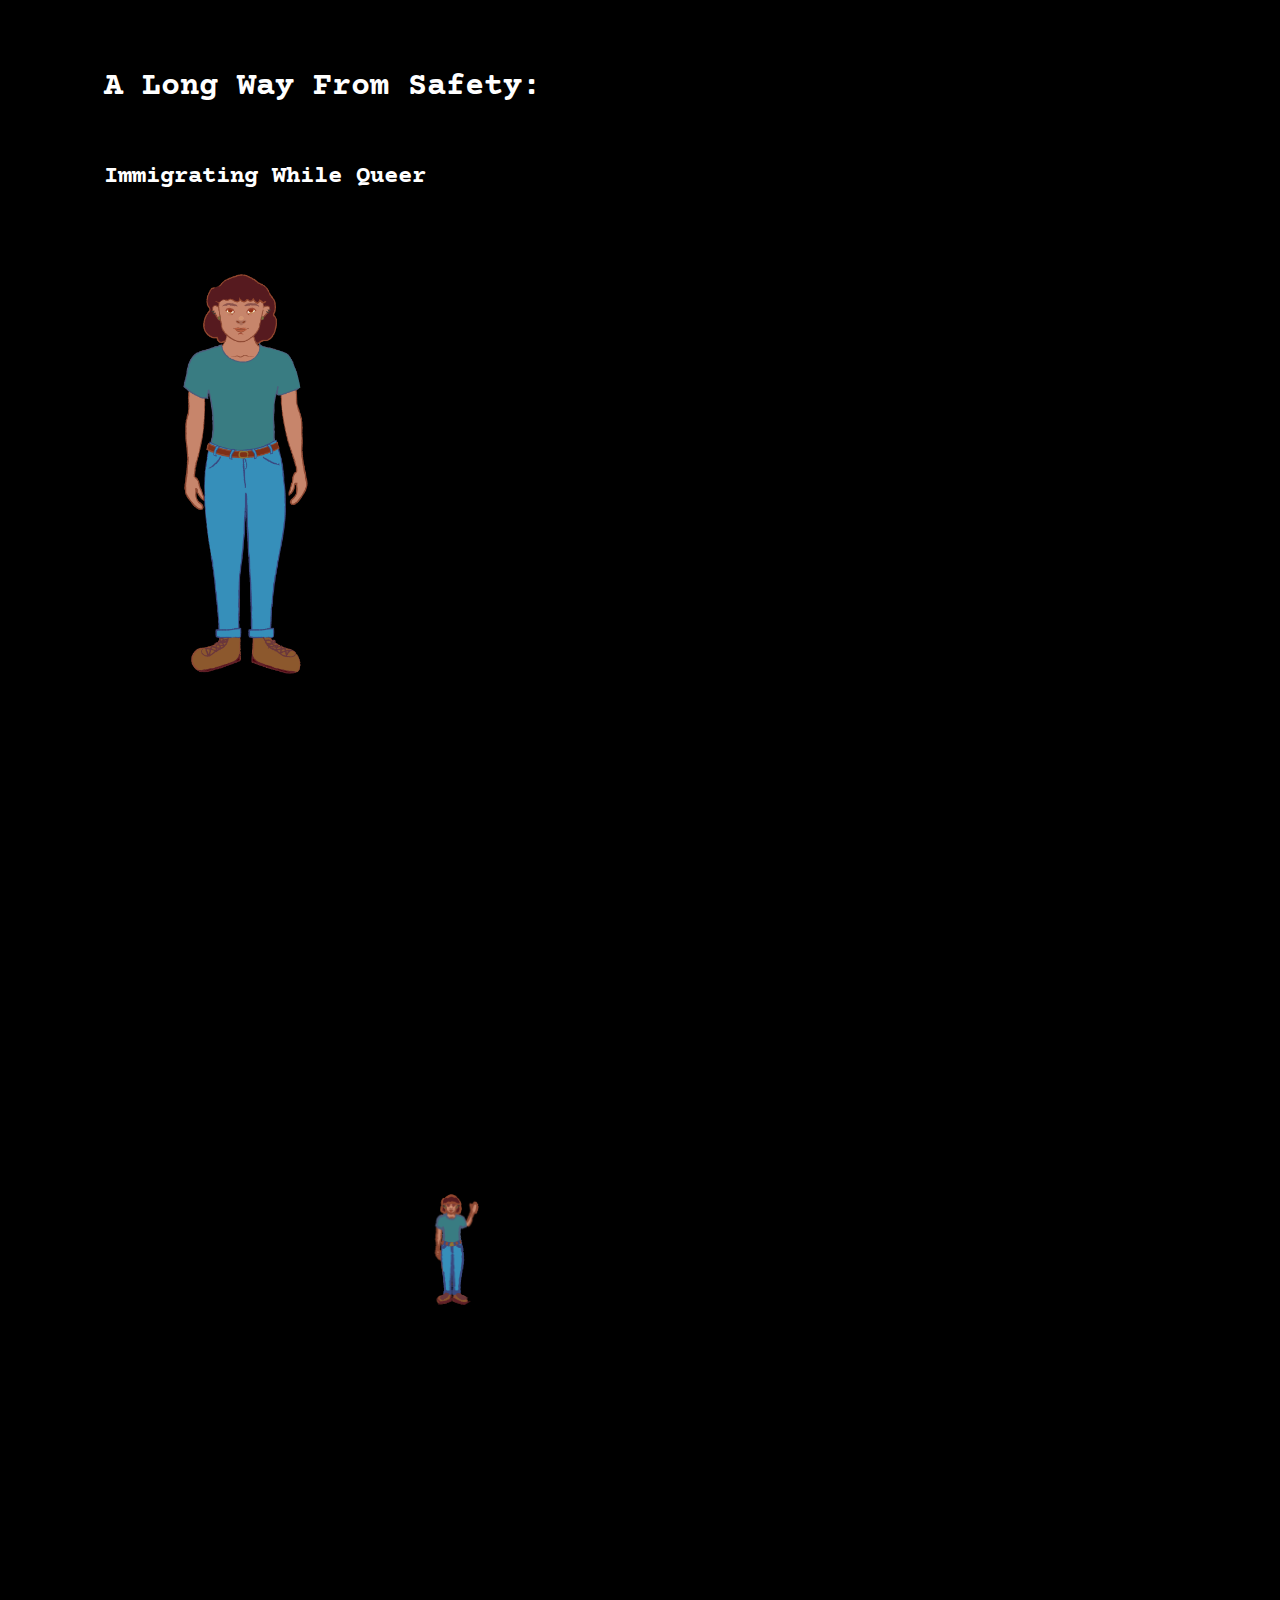
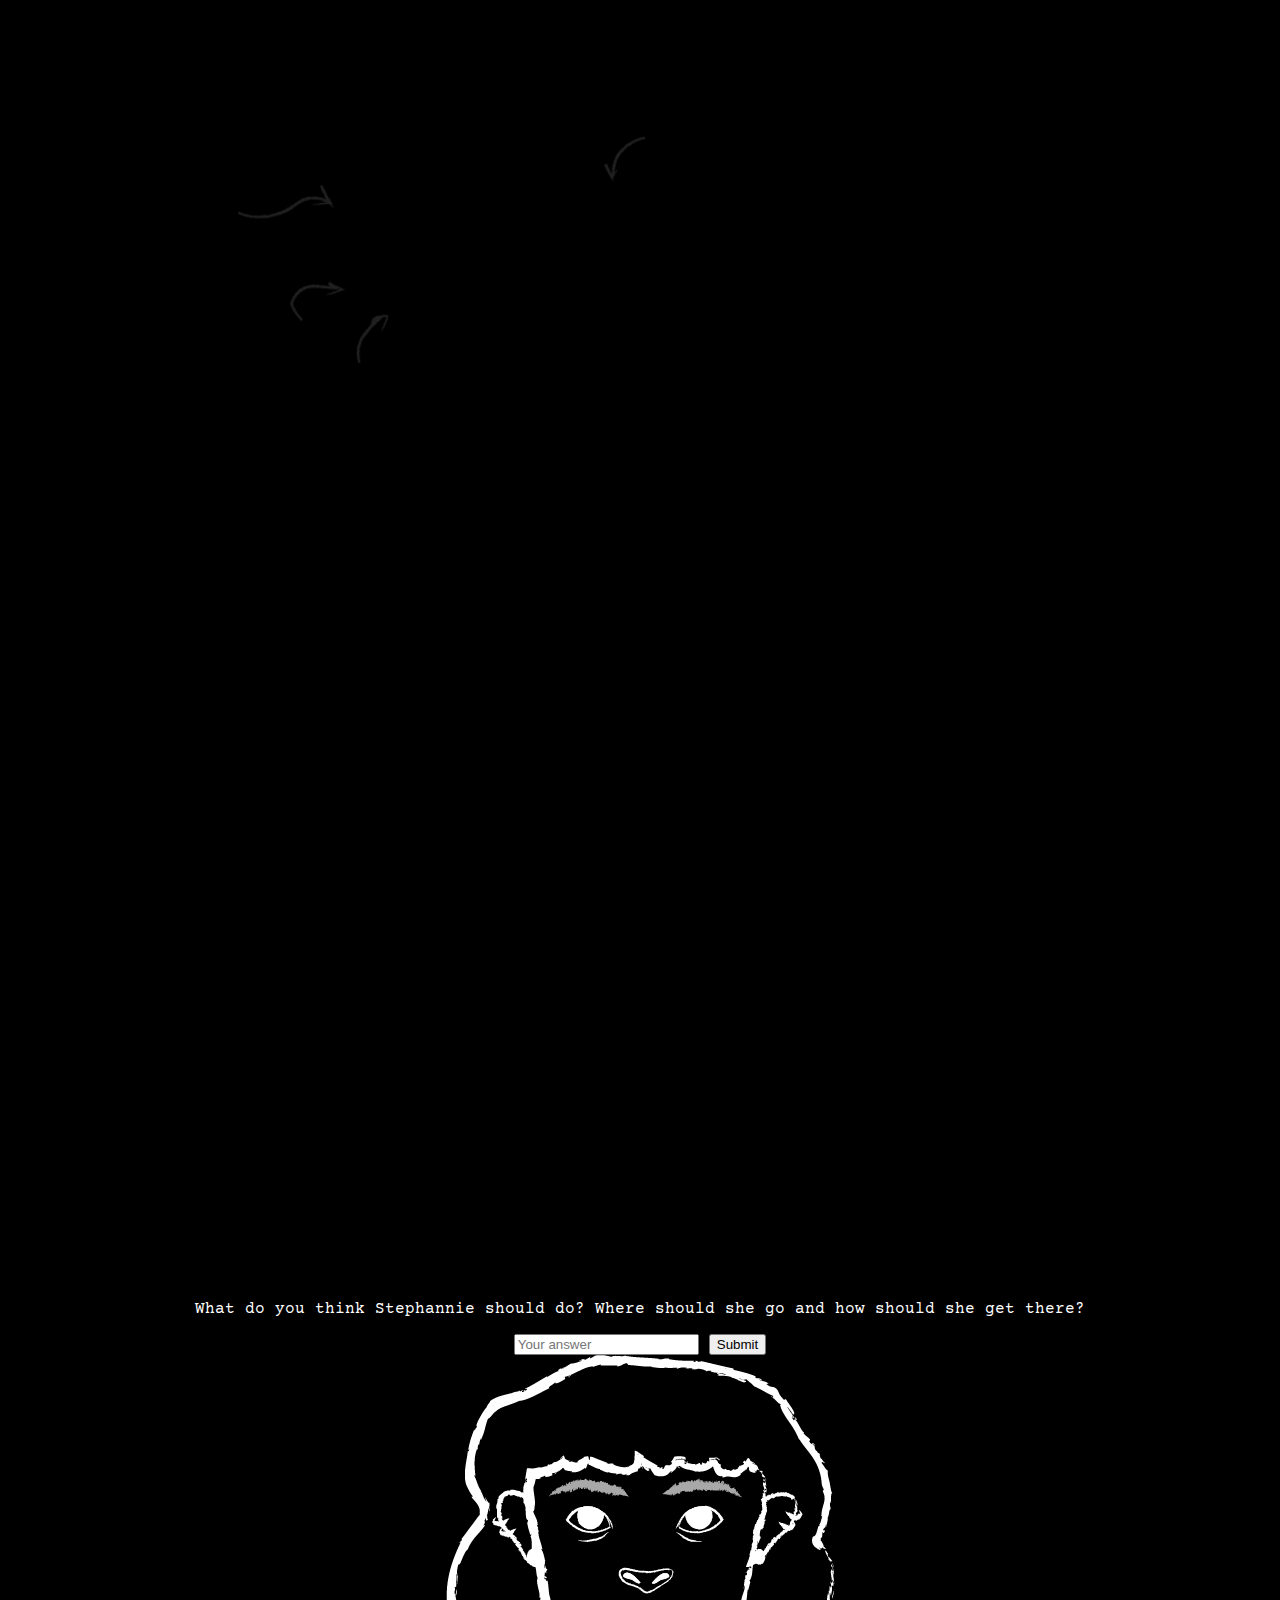
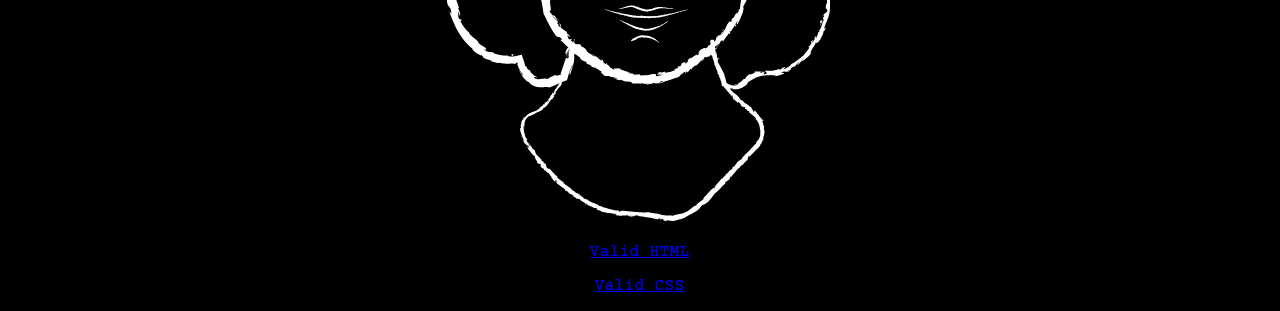
<file: des157-wi2020/final/index.html>
<!DOCTYPE html>
<html lang="en">
<head>
    <meta charset="UTF-8">
    <meta name="viewport" content="width=device-width, initial-scale=1.0">
    <meta http-equiv="X-UA-Compatible" content="ie=edge">
    <link rel="stylesheet" href="styles.css">
    <link href="https://fonts.googleapis.com/css?family=Courier+Prime&display=swap" rel="stylesheet">
    
    <title>Final</title>
</head>
<body img="images/face.png">
    <header> <h1>A Long Way From Safety:</h1>
        <h2>Immigrating While Queer</h2>
        
    </header>
<div><img src="images/stephannie.png" alt="steph" height="400"width="140">
<p>This is Stephannie.</p>
<p>She is 19 yearsold.</p>
<p>Her favrite color is teal.</p>
<p>She is an artist.</p>
<p>She is a trans woman.</p>
</div>
<div>
   <img src="images/elslavador.png" alt="map" height="400"width="500" >
    <p>She is from El Salvador, which is in Central America.</p>
</div>
<div>
    <p>Which is increasing its violence against queer people, especially trans people. 
        She was recently disowned by her fmaily for coming out as trans. She had to live homeless on the streets looking for shelter when 
        she was brutalized by police. 
        Stephannie fears for her life in her home country and decides if she is to survive she needs to leave.</p>
        <P>But, her options aren’t great.</P>
        <img src="images/map2.png" alt="map2" height="400"width="850">
</div>

    <p>The only places that accept queer asylum and will offere her all
    the benefits that come with asylum, are in North America and Europe. Both have pros and cons.</p>
    <img src="images/map3.png" alt="map3" height="400"width="850">


    <!-- <img src="images/europe.png" alt="euro" height="200"width="200"> -->
<p>The biggest issue with getting to Europe is that Stephannie will need to be able to buy a 
    plane ticket. She cannot at the moment as plane tickets to Europe from South America can 
    cost hundreds of dollars in US Currency. However, Europe has the most forginving aslyum laws for LGBTQ people.</p>
   <!-- <img src="images/usa.png" alt="usa" height="200"width="300"> -->
    <p>She has a similar problem with 
        getting to the U.S. by plane. Her best option is to get to the U.S. by land. She could join the caravans of 
        people who are heading to the US to request asylum, but that can be incredibly dangerous path for a queer person. 
        Studies show queer are more liekly to be shunned or assualted in the intermediary period getting to the U.S. </p>
    <p>The U.S. does accept LGBTQ people escaping from violence for asylum. However, 
        at the moment under the Trump adminsttation, no one’s asylum is being accepted and many people are waiting in an 
        intermediary zone escaping violence.</p>
    
</body>
<footer>
    </p>What do you think Stephannie should do? Where should she go and how should she get there?</p>
    <form>
            <input type="text" placeholder="Your answer" id="noun">
            

            <input type="submit" value="Submit">
    </form>
    <img src="images/face.png">

    <p><a href="https://validator.w3.org/nu/#file">Valid HTML</a></p>
    <p><a href="https://jigsaw.w3.org/css-validator/validator">Valid CSS</a></p>
</footer>
<script src="scripts.js"></script>
    
</html>
</file>
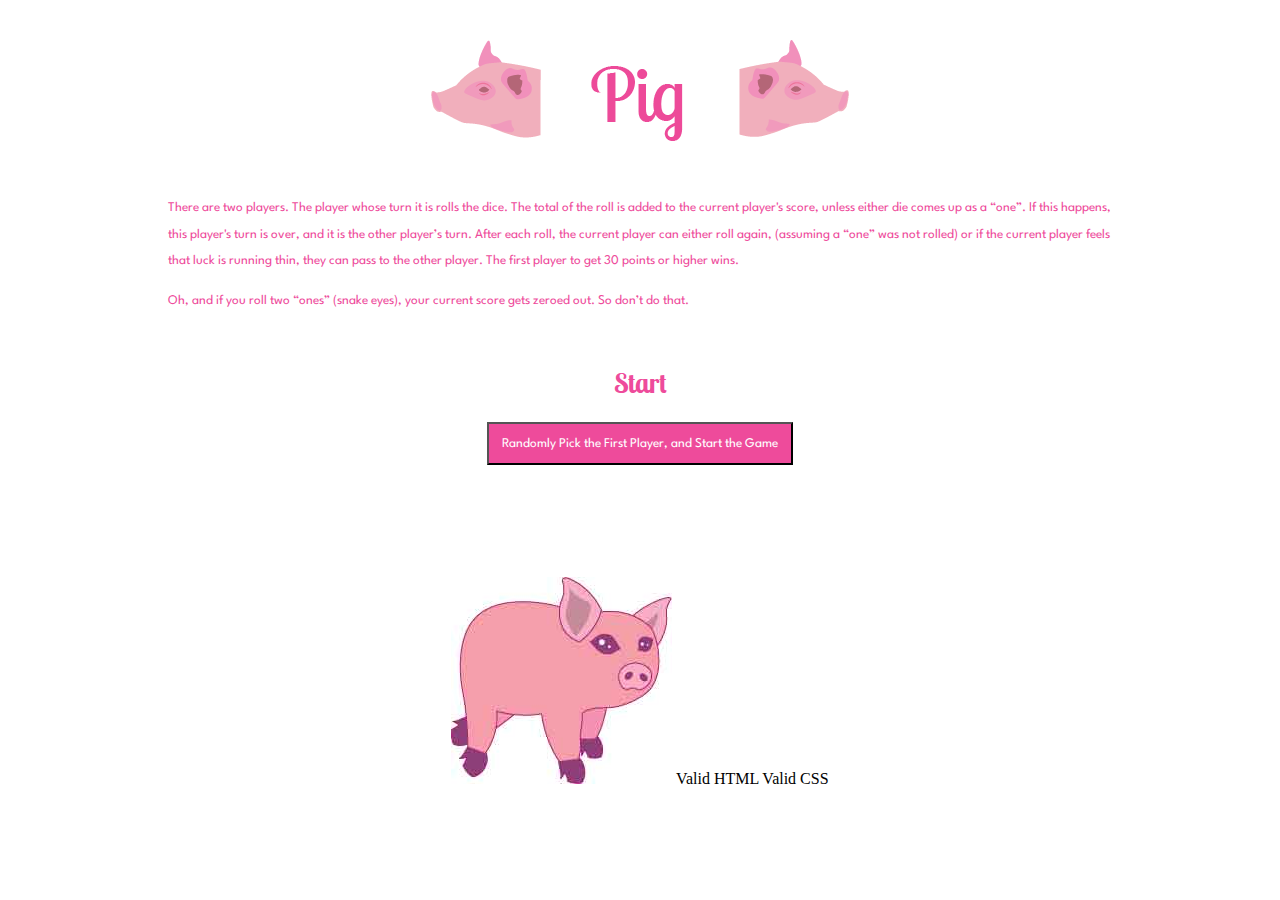
<file: des157-wi2020/studio-3/index.html>
<!DOCTYPE html>
<html lang="en">
<head>
    <meta charset="UTF-8">
    <meta name="viewport" content="width=device-width, initial-scale=1.0">
    <link href="https://fonts.googleapis.com/css?family=Lobster+Two|Spartan&display=swap" rel="stylesheet">
    <link rel="stylesheet" href="styles.css">
    <title>Game of PIG</title>
</head>
<header><img src="images/pigheader.png" alt="pig"></header>
<body>
    <h1></h1>
    <p>There are two players. The player whose turn it is rolls the dice. The total of the roll is added to the current player's score, unless either die comes up as a “one”. If this happens, this player's turn is over, and it is the other player’s turn. After each roll, the current player can either roll again, (assuming a “one” was not rolled) or if the current player feels that luck is running thin, they can pass to the other player. The first player to get 30 points or higher wins.</p> 
    <p>Oh, and if you roll two “ones” (snake eyes), your current score gets zeroed out. So don’t do that.</p>

    <div id="gamecontrol">
        <h2>Start</h2>
        <button id="startgame">Randomly Pick the First Player, and Start the Game</button>
    </div>

    <div id="game"></div>
    <div id="actions"></div>
    <div id="score"></div>

    <script src="scripts.js"></script>
    
    
    
</body>
<footer>
    <img src="images/pggy.jpg" alt="pggy">
    <a><link href src="https://validator.w3.org/nu/#file">Valid HTML</a>
    <a><link href src="https://jigsaw.w3.org/css-validator/validator">Valid CSS</a>
</footer>
</html>
</file>
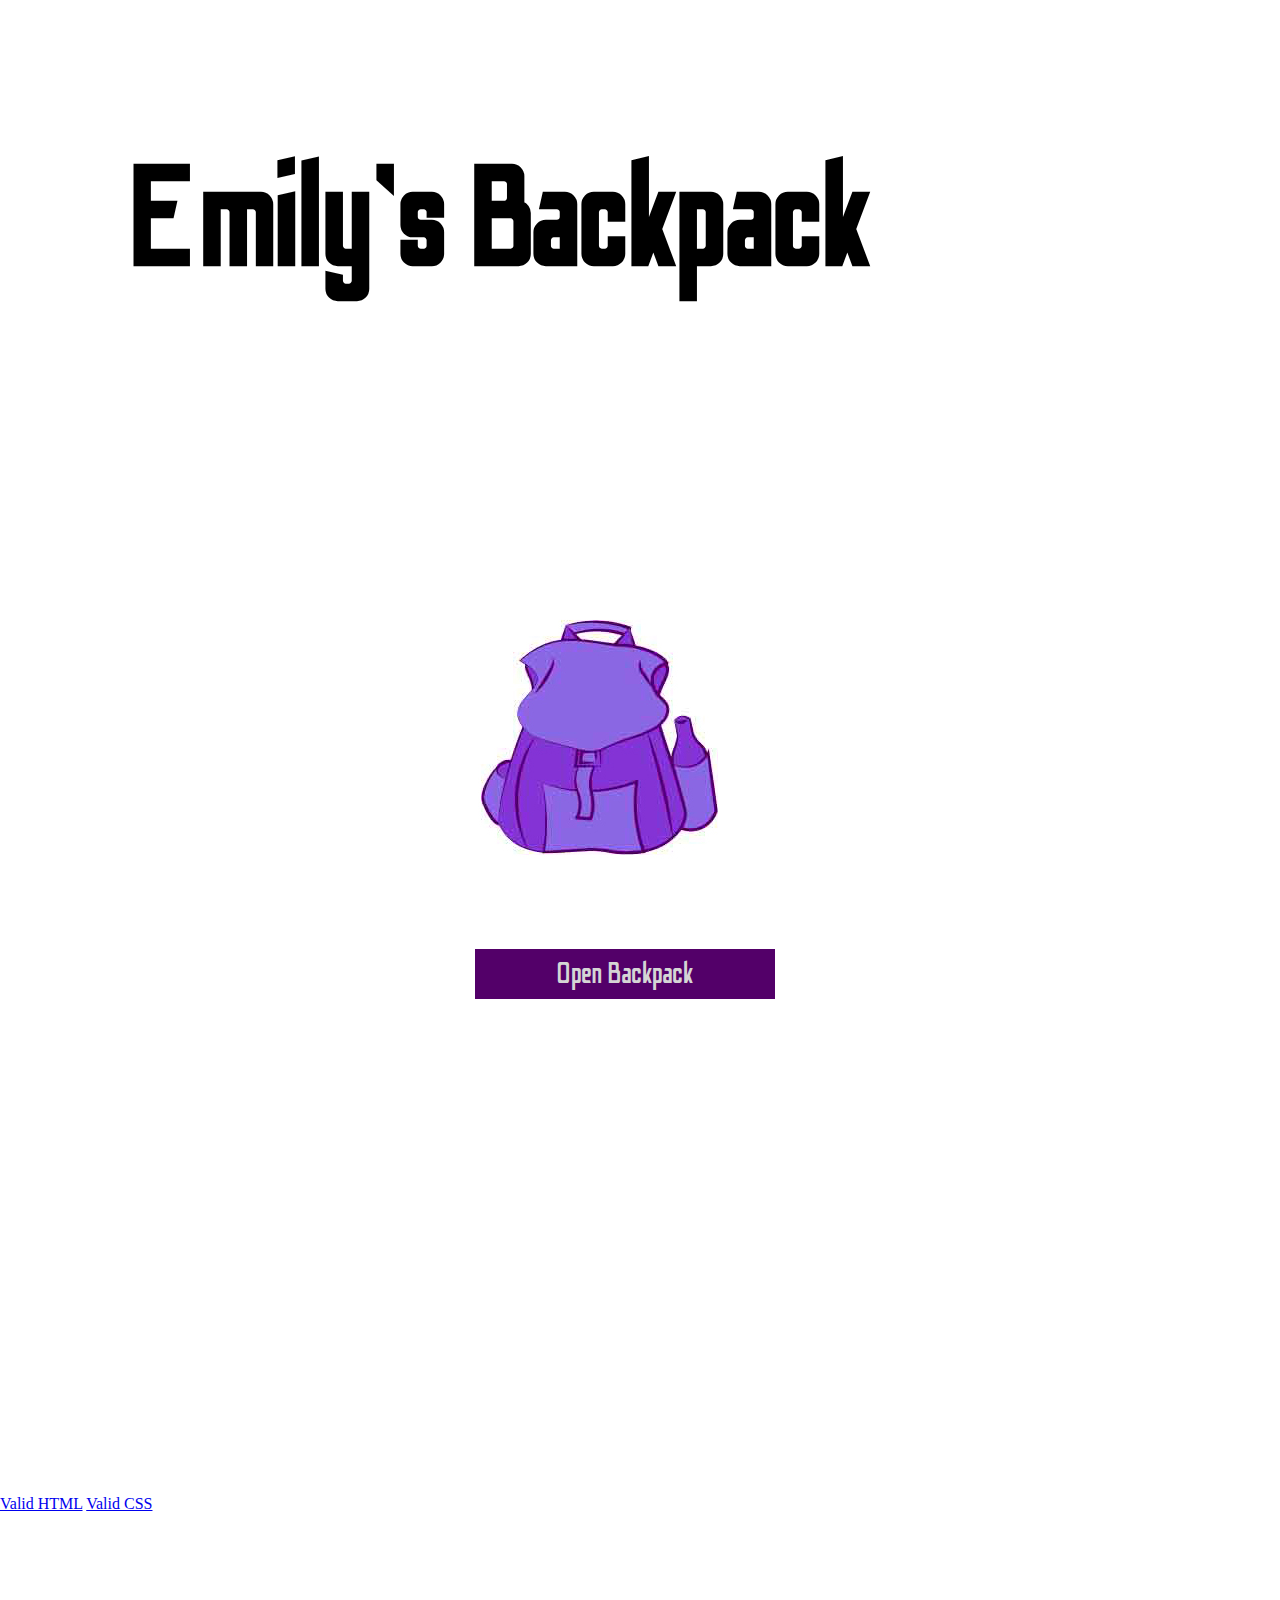
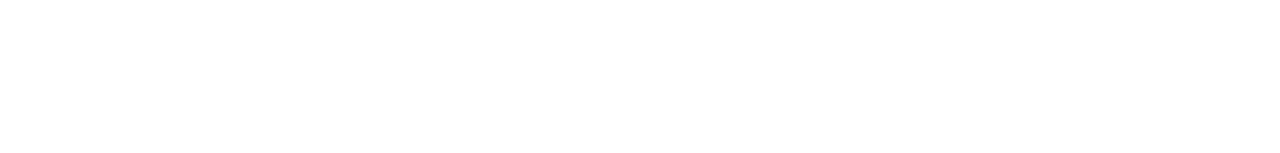
<file: des157-wi2020/studio2/index.html>
<!doctype html>
<html lang="en">
<head>
	<meta charset="UTF-8">
	<title>backpack</title>
	<link href="styles.css" rel="stylesheet">
	<link href="https://fonts.googleapis.com/css?family=Odibee+Sans&display=swap" rel="stylesheet">
</head>

<header><h1>Emily's Backpack</h1></header>
	

<body>

	
    <div id="content">
        <img src="images/backpack.jpg" alt="slideshow image" id="myimage">
    </div>
    
    <p id="links">
		<a href="#" id="openbackpack">Open Backpack</a>
	</p>

		
	<script  src="scripts.js"></script>

	
</body>
<footer>
<p>
	<a href="https://validator.w3.org/nu/#file">Valid HTML</a>
	<a href="https://jigsaw.w3.org/css-validator/validator">Valid CSS</a>
</p>

</footer>
</html>
</file>
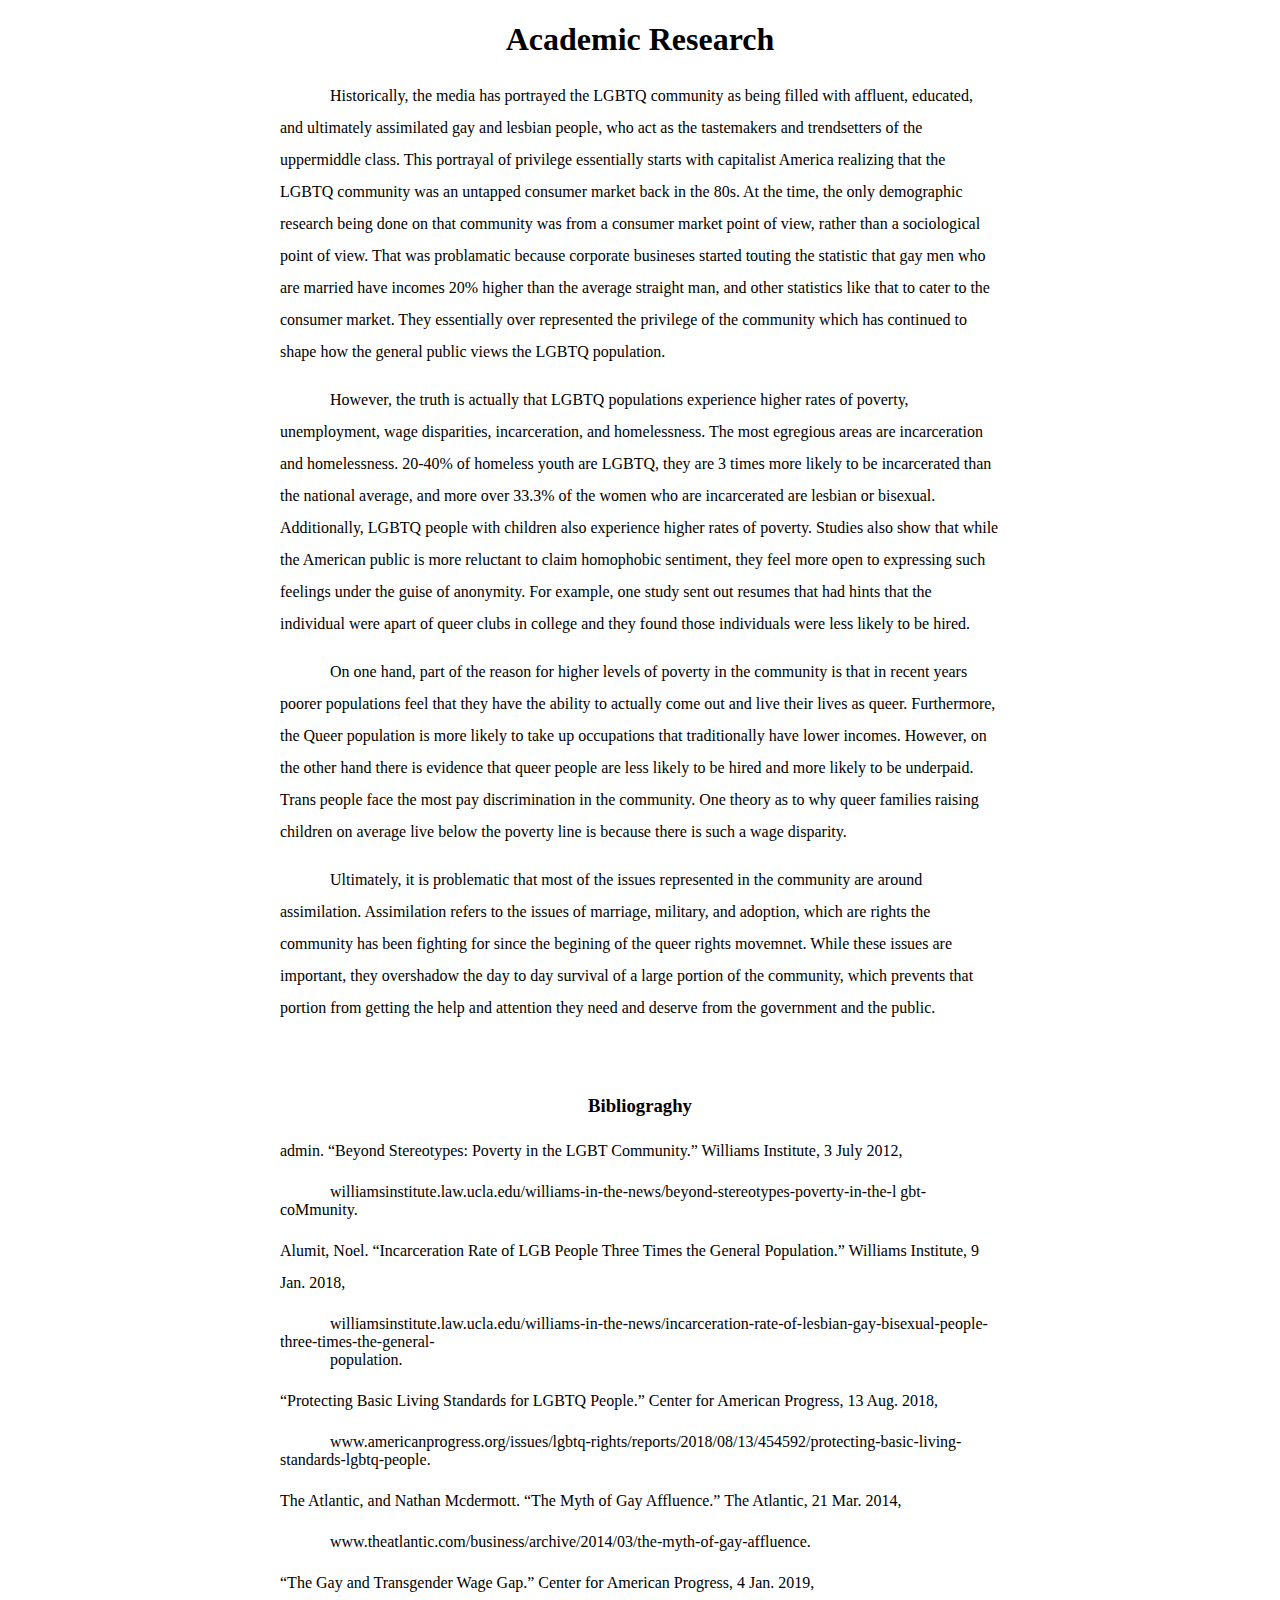
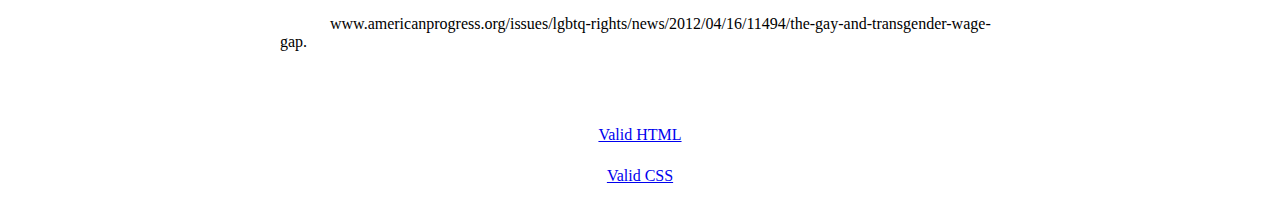
<file: des157-wi2020/research/academic.html>
<!DOCTYPE html>
<html lang="en">
<head>
    <meta charset="UTF-8">
    <meta name="viewport" content="width=device-width, initial-scale=1.0">
    <link rel="stylesheet" href="styles.css">
    <meta http-equiv="X-UA-Compatible" content="ie=edge">
    <title>Document</title>
</head>
<body>
    <h1> Academic Research </h1>
    <p>
        <div class="a">   
<p>Historically, the media has portrayed the LGBTQ community as being filled with affluent, educated, and ultimately assimilated gay and lesbian people, who act as the tastemakers and trendsetters of the uppermiddle class. 
This portrayal of privilege  essentially starts with capitalist America realizing that the LGBTQ community was an untapped consumer market back in the 80s. 
At the time, the only demographic research being done on that community was from a consumer market point of view, rather than a sociological point of view. 
That was problamatic because corporate busineses started touting the statistic that gay men who are married have incomes 20% higher than the average straight man, and other statistics like that to cater to the consumer market. 
They essentially over represented the privilege of the community which has continued to shape how the general public views the LGBTQ population.</p> </div>
<div class="a">  
    <p>However, the truth is actually that LGBTQ populations experience higher rates of poverty, unemployment, wage disparities, incarceration, and homelessness. 
    The most egregious areas are incarceration and homelessness. 20-40% of homeless youth are LGBTQ, they are 3 times more likely to be incarcerated than the national average, and more over 33.3% of the women who are incarcerated are lesbian or bisexual. 
    Additionally, LGBTQ people with children also experience higher rates of poverty. Studies also show that while the American public is more reluctant to claim homophobic sentiment, they feel more open to expressing such feelings under the guise of anonymity. 
    For example, one study sent out resumes that had hints that the individual were apart of queer clubs in college and they found those individuals were less likely to be hired. </p></div>
    <div class="a">  
    <p>On one hand, part of the reason for higher levels of poverty in the community is that in recent years poorer populations feel that they have the ability to actually come out and live their lives as queer. Furthermore, the Queer population is more likely to take up occupations that traditionally have lower incomes. 
    However, on the other hand there is evidence that queer people are less likely to be hired and more likely to be underpaid. 
    Trans people face the most pay discrimination in the community. One theory as to why queer families raising children on average live below the poverty line is because there is such a wage disparity. </p></div>
    <div class="a">  
    <p>Ultimately, it is problematic that most of the issues represented in the community are around assimilation. Assimilation refers to the issues of marriage, military, and adoption, which are rights the community has been fighting for since the begining of the queer rights movemnet. 
    While these issues are important, they overshadow the day to day survival of a large portion of the community, which prevents that portion from getting the help and attention they need and deserve from the government and the public.</p></div>
<br>
<br>
<h3>Bibliograghy</h3>
<p>admin. “Beyond Stereotypes: Poverty in the LGBT Community.” Williams Institute, 3 July 2012, 
    <div class="a">  williamsinstitute.law.ucla.edu/williams-in-the-news/beyond-stereotypes-poverty-in-the-l
gbt-coMmunity. </div></p>
<p>Alumit, Noel. “Incarceration Rate of LGB People Three Times the General Population.” Williams 
Institute, 9 Jan. 2018, <div class="a">  williamsinstitute.law.ucla.edu/williams-in-the-news/incarceration-rate-of-lesbian-gay-bisexual-people-three-times-the-general-<div class="a">  population.</div></div></p>
<p> “Protecting Basic Living Standards for LGBTQ People.” Center for American Progress, 13 Aug. 
2018, <div class="a">  www.americanprogress.org/issues/lgbtq-rights/reports/2018/08/13/454592/protecting-basic-living-standards-lgbtq-people.</div> </p>
<p>  The Atlantic, and Nathan Mcdermott. “The Myth of Gay Affluence.” The Atlantic, 21 Mar. 2014, 
    <div class="a"> www.theatlantic.com/business/archive/2014/03/the-myth-of-gay-affluence.</div></p>
<p>“The Gay and Transgender Wage Gap.” Center for American Progress, 4 Jan. 2019, 
    <div class="a"> www.americanprogress.org/issues/lgbtq-rights/news/2012/04/16/11494/the-gay-and-transgender-wage-gap. </div></p>


 
</body>
<br>
<br>
<footer>

   <p><a href="https://validator.w3.org/nu/#file">Valid HTML</a></p> 
   <p></p> <a href="https://jigsaw.w3.org/css-validator/validator">Valid CSS</a></p> 
</footer>
</html>
</file>
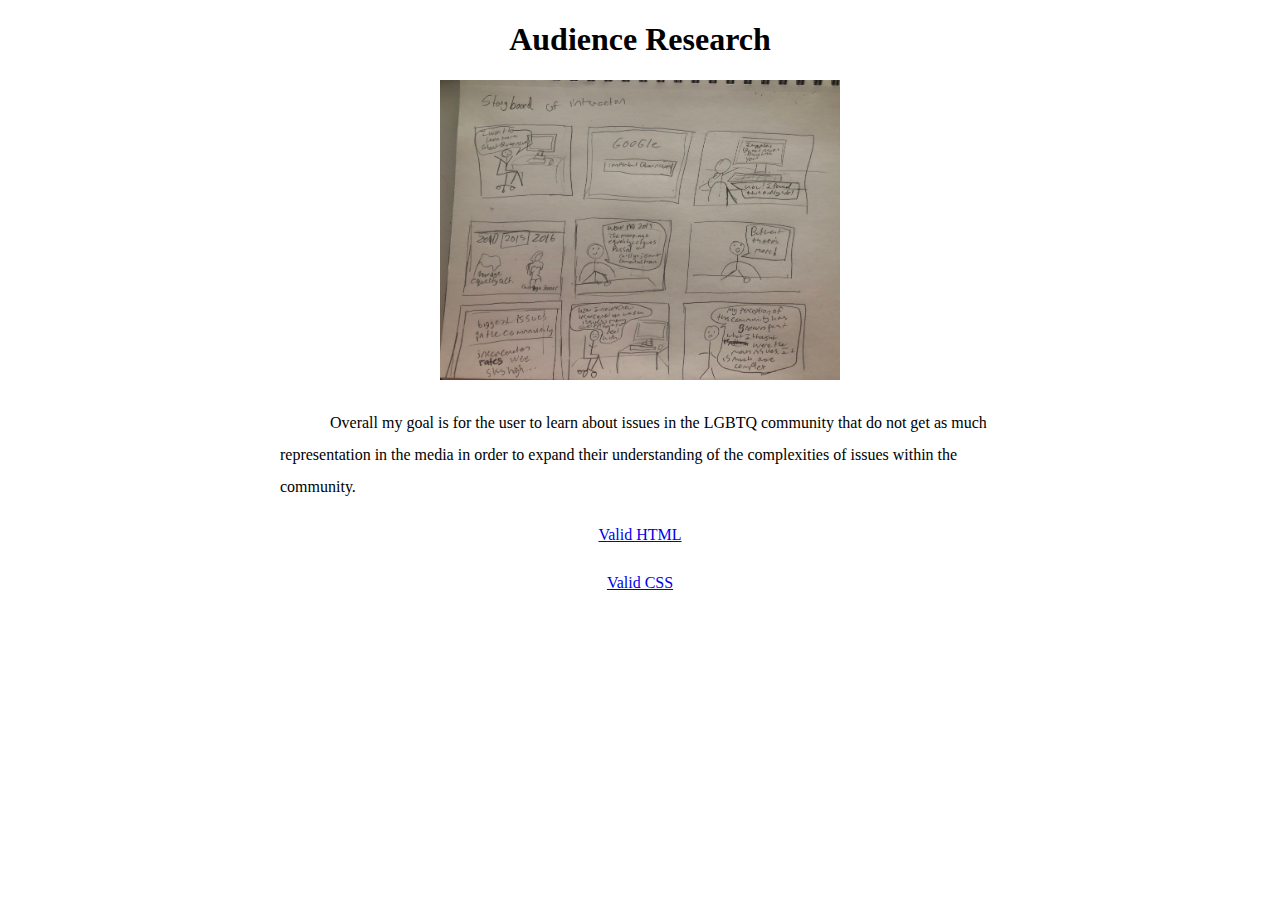
<file: des157-wi2020/research/audience.html>
<!DOCTYPE html>
<html lang="en">
<head>
    <meta charset="UTF-8">
    <meta name="viewport" content="width=device-width, initial-scale=1.0">
    <link rel="stylesheet" href="styles.css">
    <meta http-equiv="X-UA-Compatible" content="ie=edge">
    <title>Document</title>
</head>
<body>
    <h1> Audience Research </h1>
    <p class="center"><img src="images/storyboard.jpg" alt="storyboard" width="400" height="300"></p>
        <div class="a">   
<p>Overall my goal is for the user to learn about issues in the LGBTQ community
    that do not get as much representation in the media in order to expand their
    understanding of the complexities of issues within the community.
</p> </div>



 
</body>
<footer>

   <p><a href="https://validator.w3.org/nu/#file">Valid HTML</a></p> 
   <p> <a href="https://jigsaw.w3.org/css-validator/validator">Valid CSS</a></p> 
</footer>
</html>
</file>
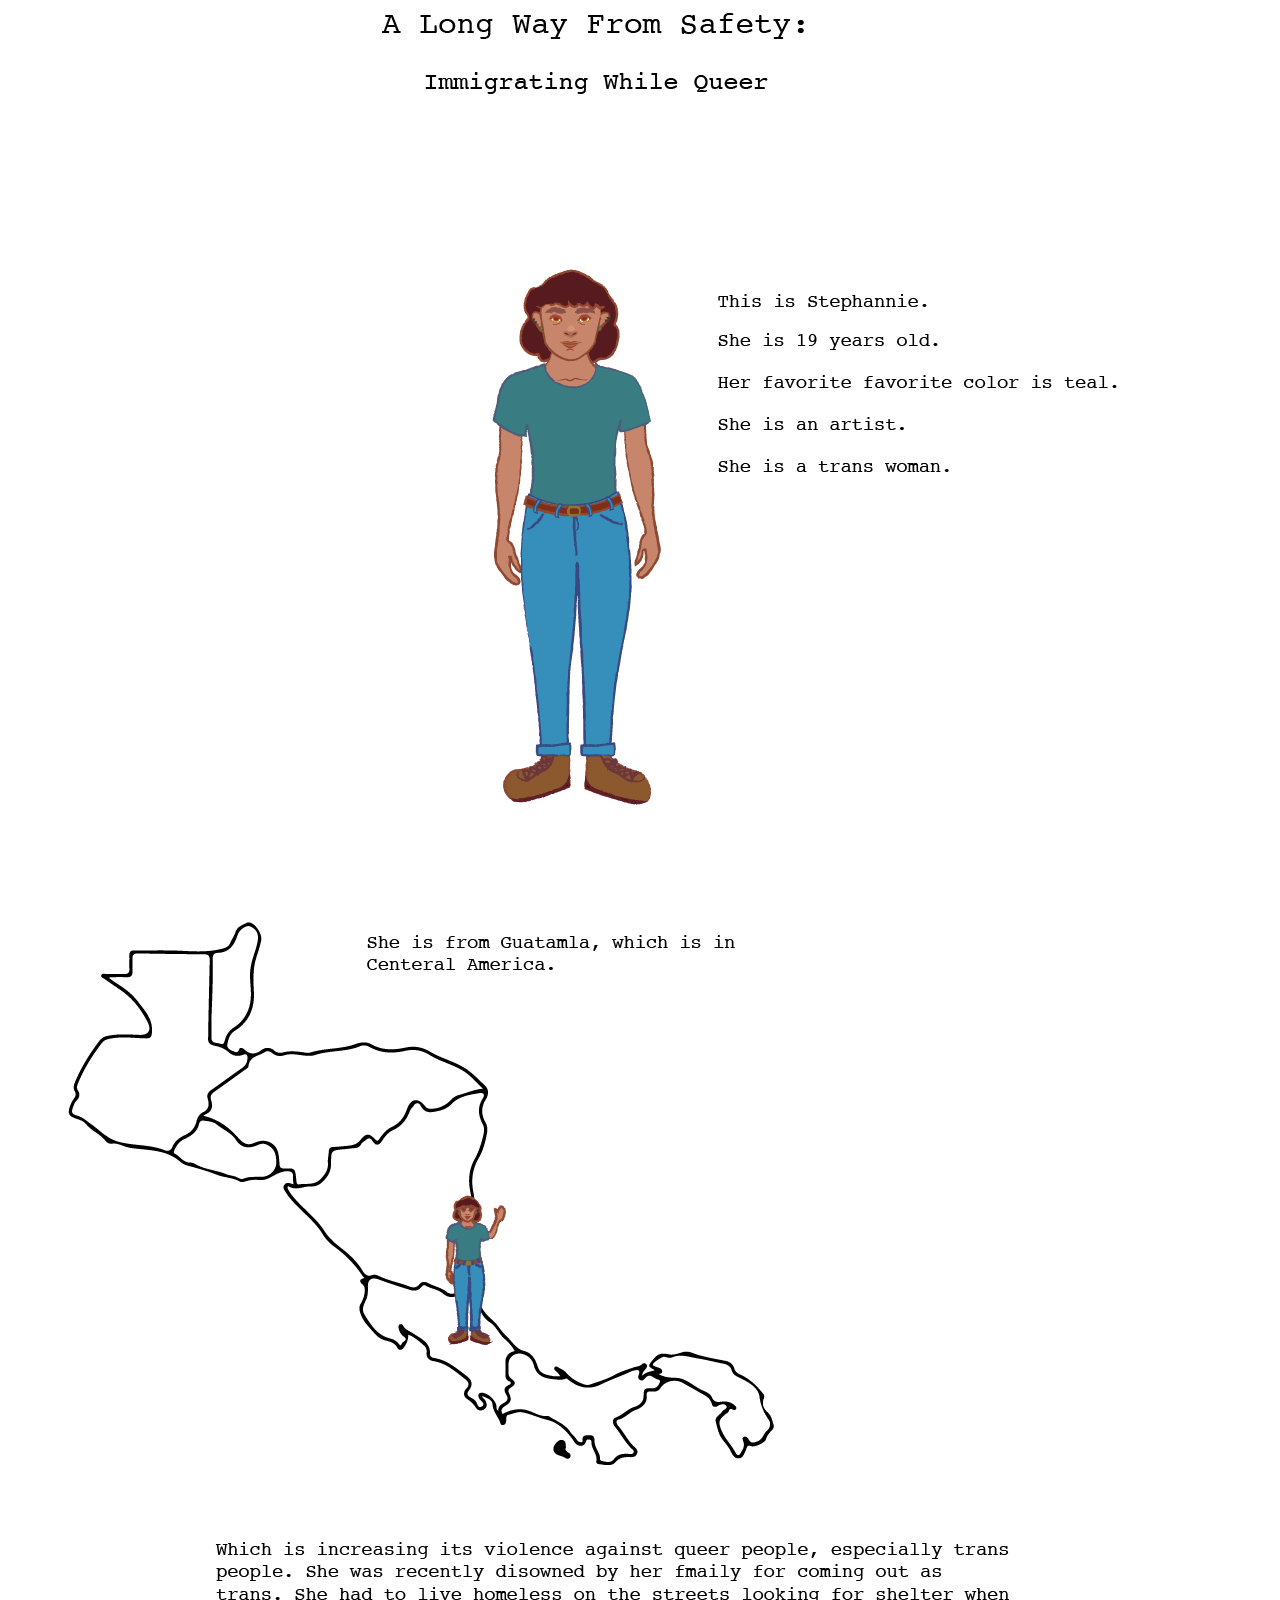
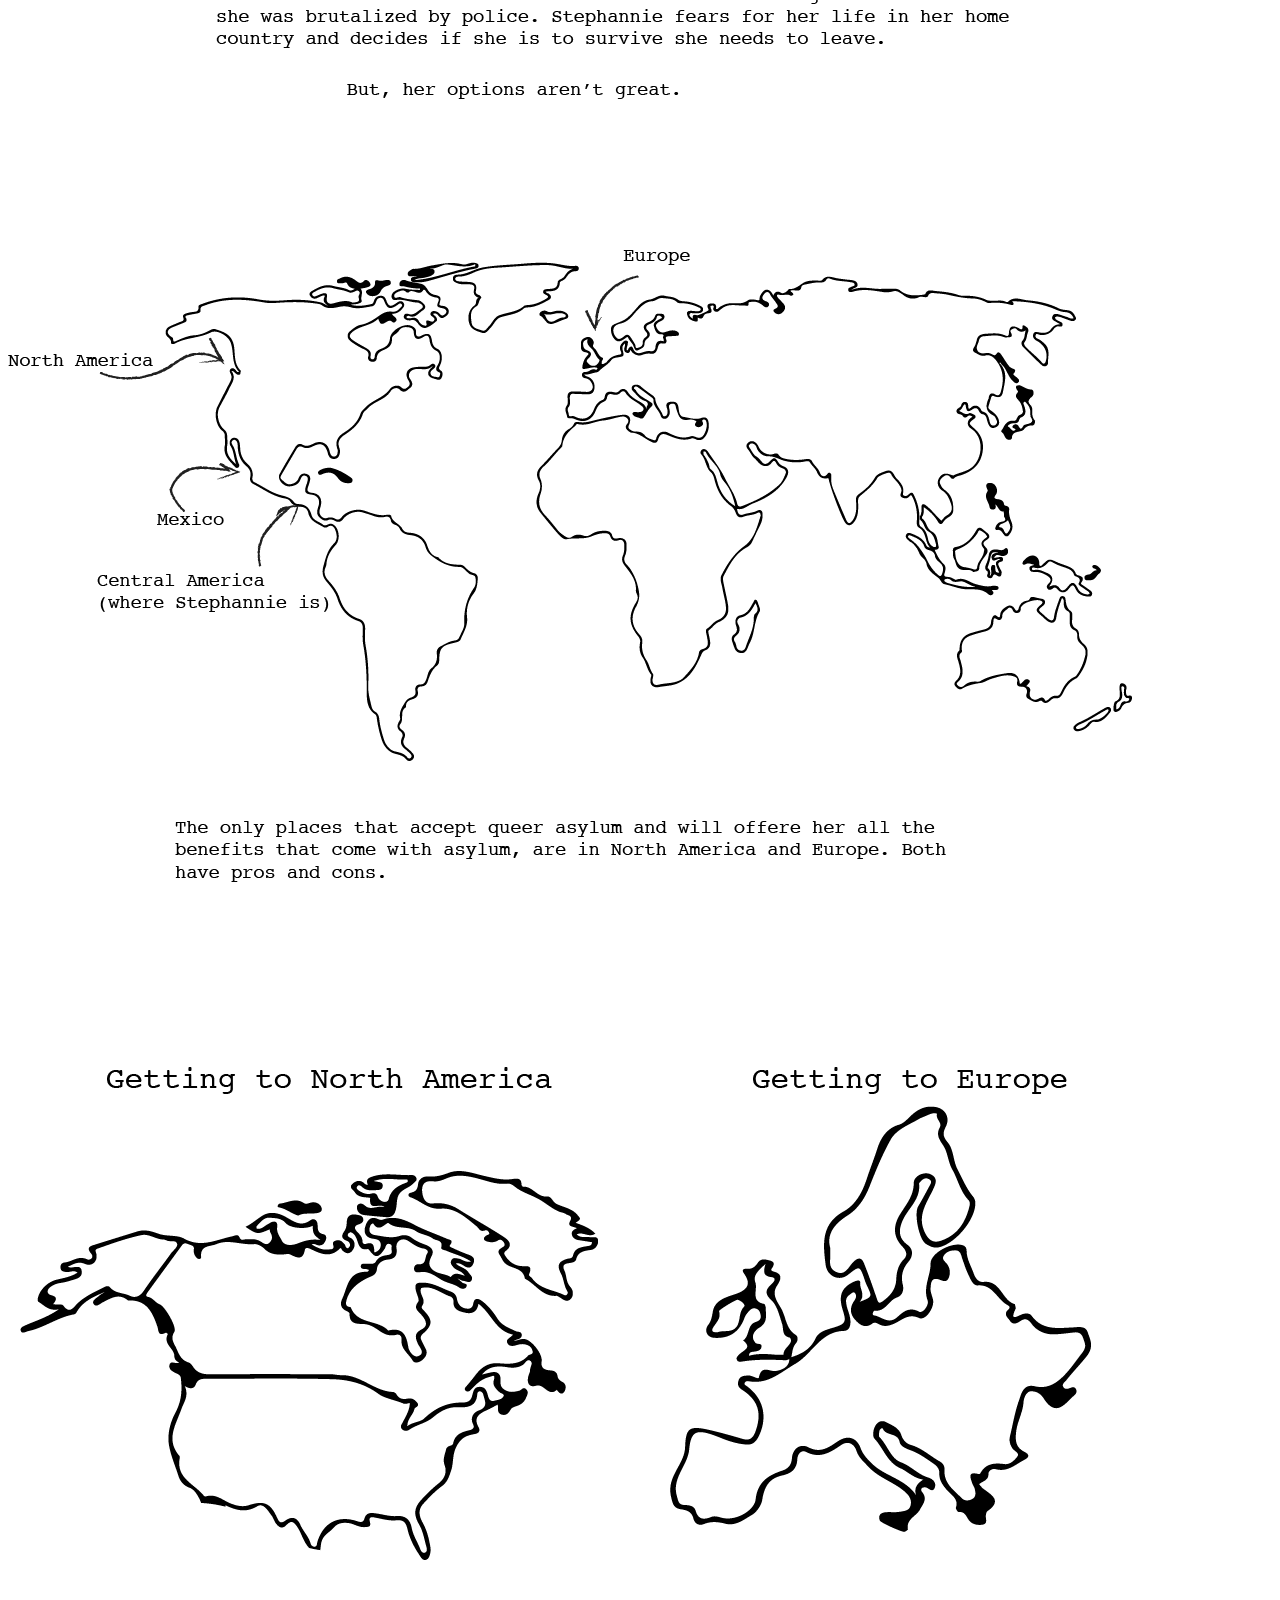
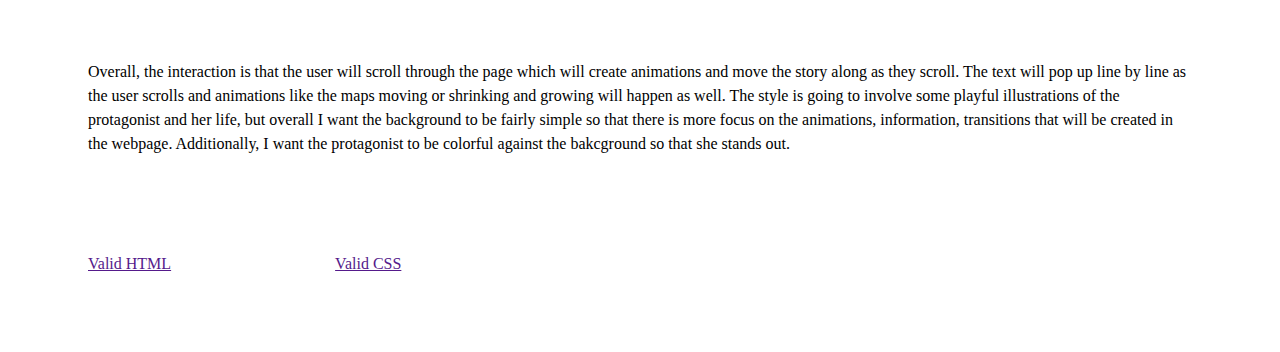
<file: des157-wi2020/process/development/comp1.html>
<!DOCTYPE html>
<html lang="en">
<head>
    <meta charset="UTF-8">
    <meta name="viewport" content="width=device-width, initial-scale=1.0">
    <meta http-equiv="X-UA-Compatible" content="ie=edge">
    <!-- <link rel="stylesheet" href="styles.css"> -->
    <title>Comp1</title>
    <style>
    p, a{
        text-align: left;
        padding: 5em;
        line-height: 1.5em;
    }
   
    </style>
</head>
<div><img src="images/maps.png"></div>
<body>

    <p> Overall, the interaction is that the user will scroll through the page which will create animations and move the story along as they scroll. The text will pop up line by line
        as the user scrolls and animations like the maps moving or shrinking and growing will happen as well. The style is going to involve some playful illustrations of the protagonist and her life, but overall I want the background to be 
        fairly simple so that there is more focus on the animations, information, transitions that will be created in the webpage. Additionally, I want
        the protagonist to be colorful against the bakcground so that she stands out.
    </p>

</body>
<foot>
<a  href src="https://validator.w3.org/nu/#file">Valid HTML</a>
<a  href src="https://jigsaw.w3.org/css-validator/validator">Valid CSS</a>
</foot>
</html>
</file>
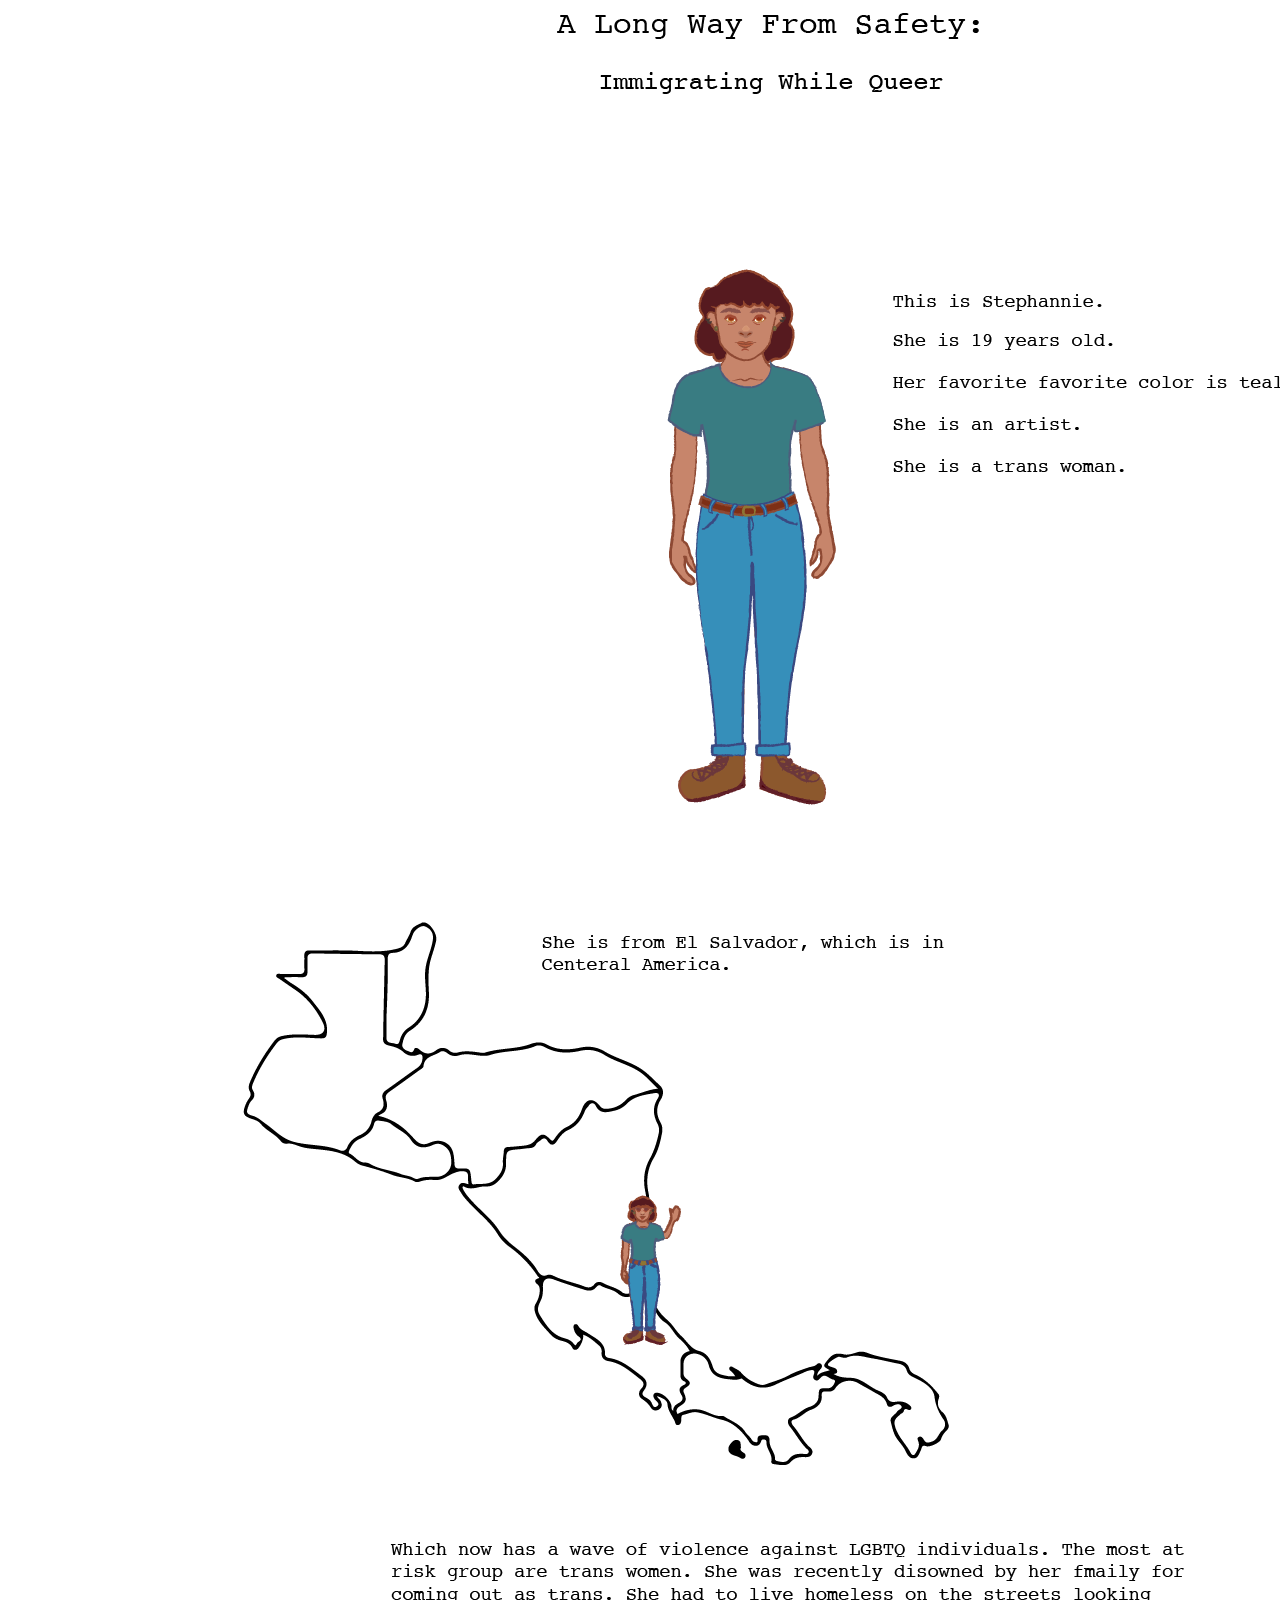
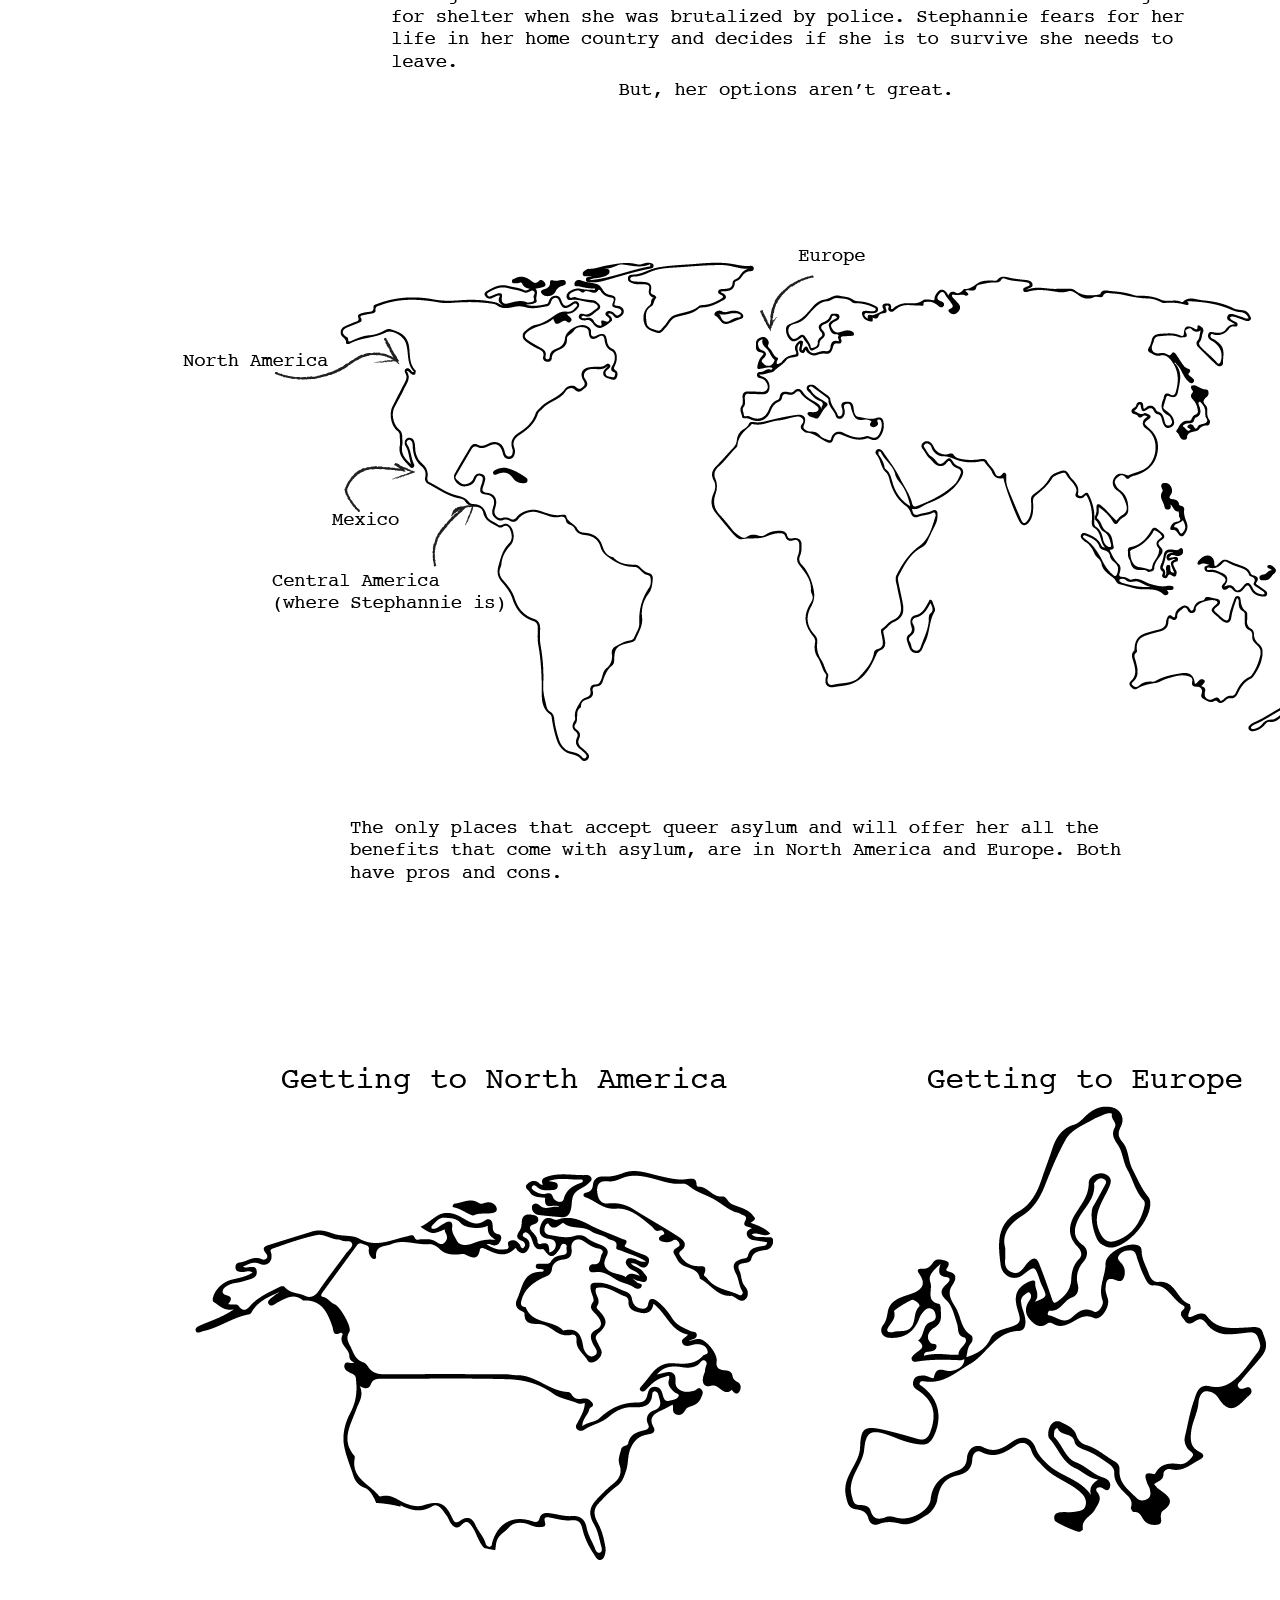
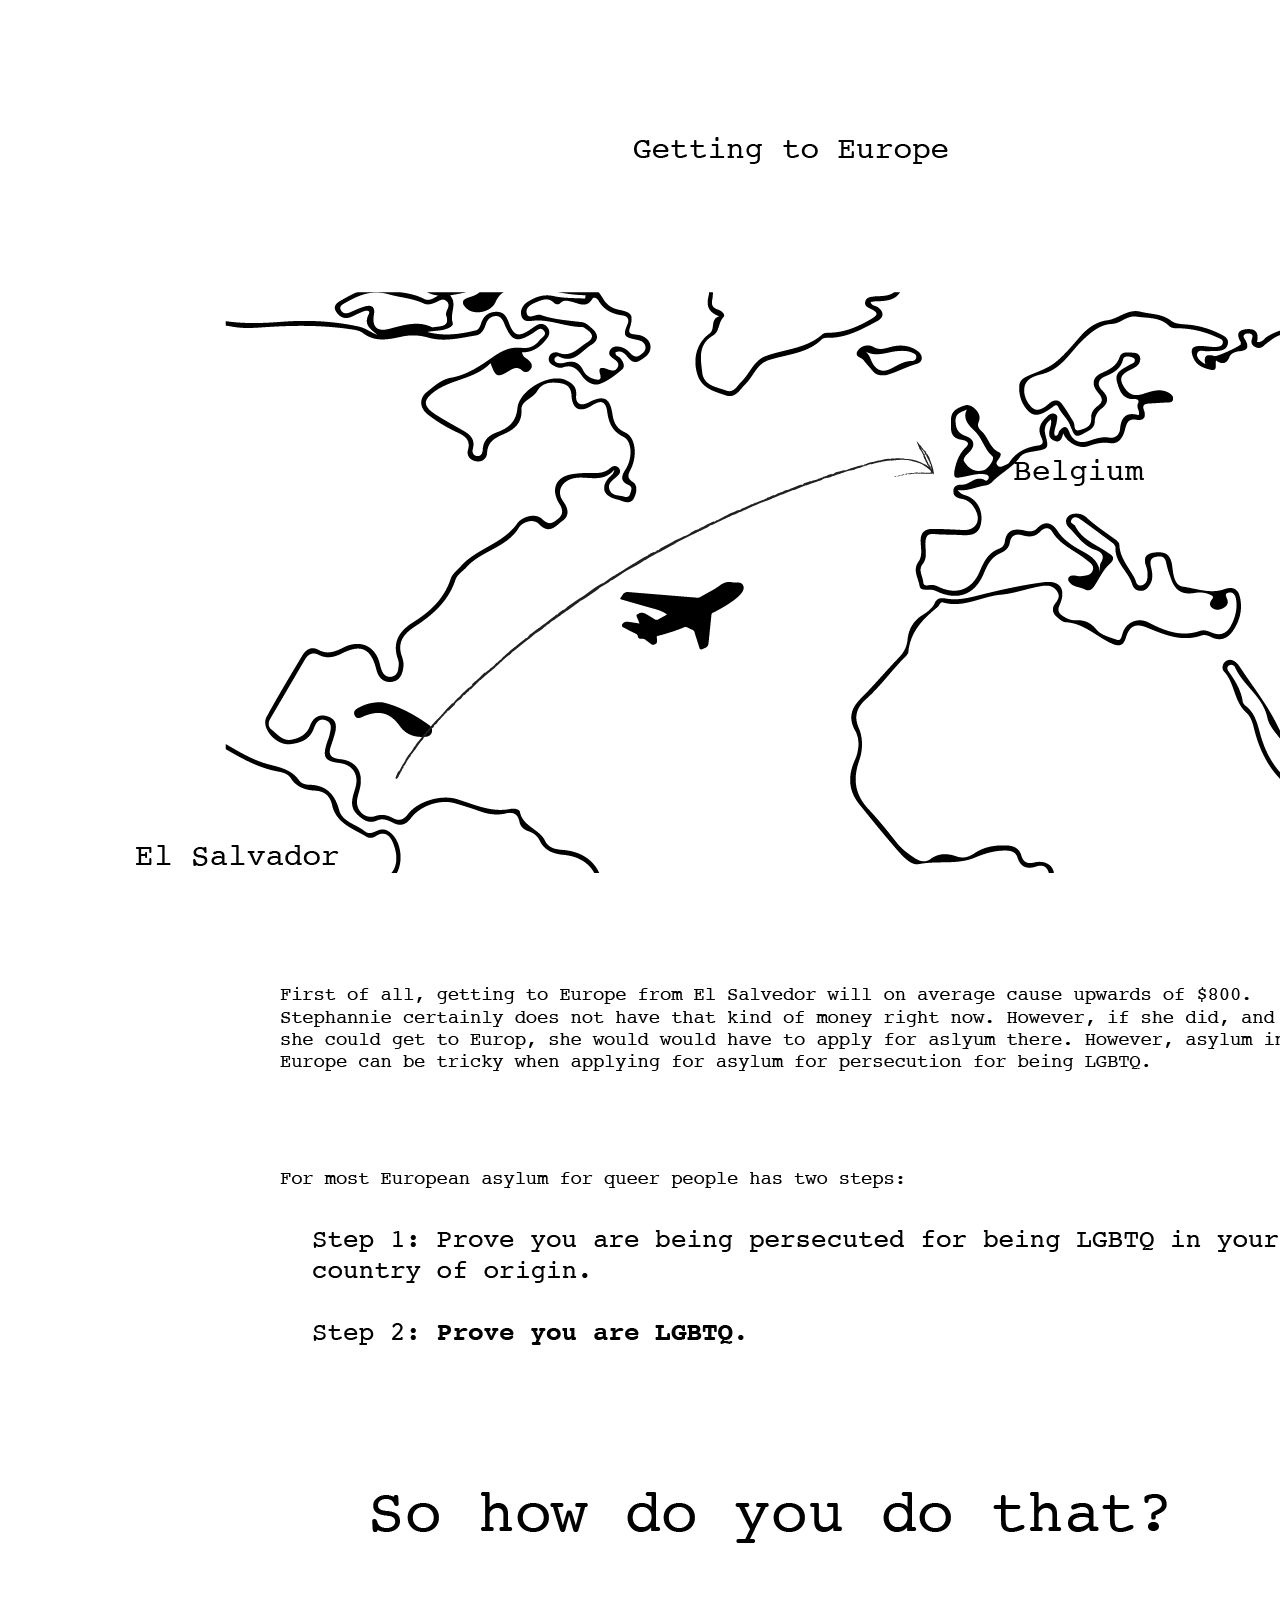
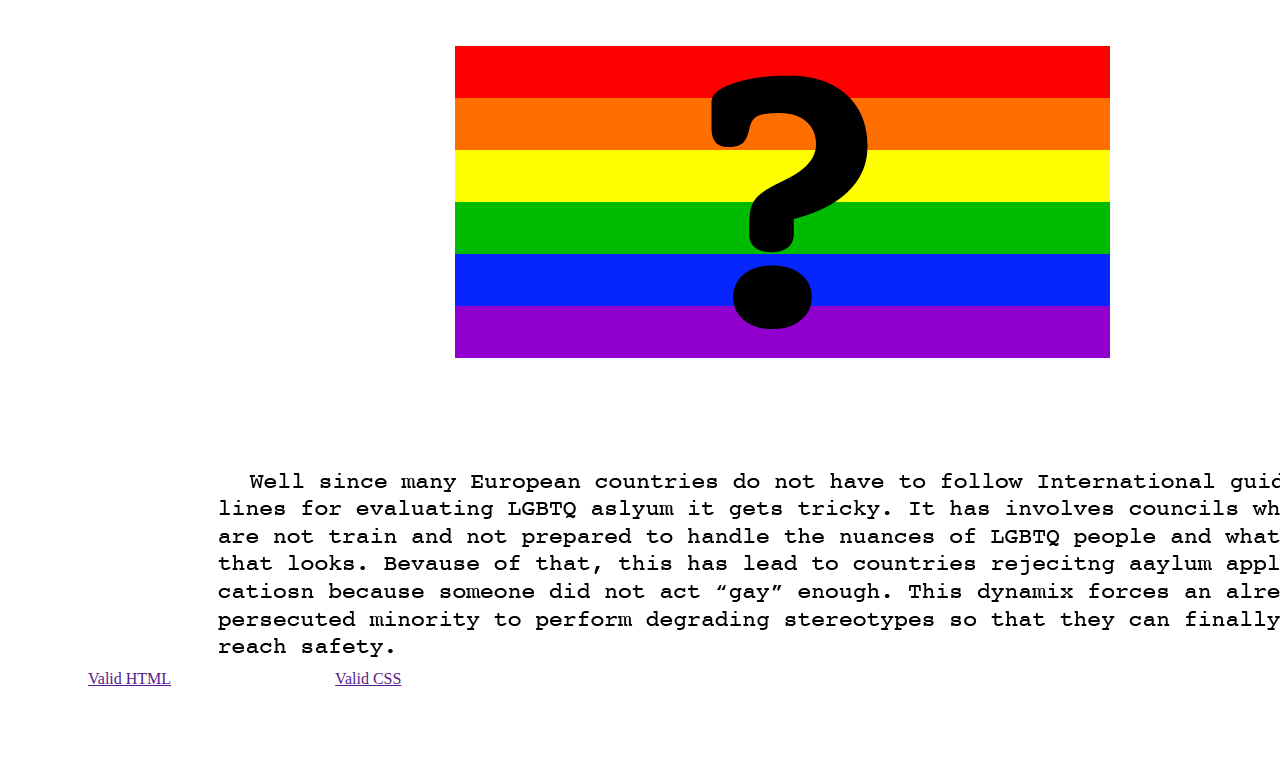
<file: des157-wi2020/process/development/comp2.html>
<!DOCTYPE html>
<html lang="en">
<head>
    <meta charset="UTF-8">
    <meta name="viewport" content="width=device-width, initial-scale=1.0">
    <meta http-equiv="X-UA-Compatible" content="ie=edge">
    <!-- <link rel="stylesheet" href="styles.css"> -->
    <title>Comp1</title>
    <style>
    p, a{
        text-align: left;
        padding: 5em;
        line-height: 1.5em;
    }
   
    </style>
</head>
<div><img src="images/comp2.png"></div>
<body>

</body>
<foot>
<a  href src="https://validator.w3.org/nu/#file">Valid HTML</a>
<a  href src="https://jigsaw.w3.org/css-validator/validator">Valid CSS</a>
</foot>
</html>
</file>
<file: des157-wi2020/final/styles.css>
body {
    font-family: 'Courier Prime', monospace;
    width: 1000;
    height: 5000;
    text-align: left;
    background-color:black;
    padding-left:6em;
    padding-right:6em;
}


h1 , h2{
    padding-top: 1.5em;
    color:white;

}

div {
    padding: 4em;
    padding-right: 100px;
}
 
p {
    
}
.one{ 
    background-color: white; 
    transition: all 2s;
}
.two{
background-color: white; 
transition: all 3s;
size: 110%;
}
.three {
background-color: white; 
transition: all 1s;
size: 110%;
}
.four {
background-color: white;
transition: all 1s;
}
.five {
background-color: black;
transition: all 1s;
}
.appear {
    width: 90px;
    height: 250px;
    transition: 3s;
}

.big{
    width: 90px;
    height: 250px;
    transition: 3s; 
}
.question{
    color:white;
}
footer {
    text-align: center;
    color:white;
}
</file>
<file: des157-wi2020/studio-3/styles.css>
body {
    text-align: center;
   
}
header{
    padding: 2em;
}

p {
padding-left: 12em;
padding-right: 12em;
line-height: 2em;
font-family: 'Spartan';
text-align: left;
color: #EE4B9B;
font-size: 10pt;
}
h1, h2 {
    font-family: 'Lobster Two';
    font-size: 20pt;
    color: #EE4B9B;
    
}
button {
    background-color:#EE4B9B;
    color:white;
    font-family: 'Spartan';
    padding:1em;
}
div {
    padding:1em;
}

.big {
padding: 2em;
font-size: 14pt;
transition: 1s;
}
</file>
<file: des157-wi2020/studio2/styles.css>
body { 
	margin: 0; 
	padding: 0; 
	width: 1000px;
	height: 700px;}

#content {
	
	width: 400px;
	height: 266px;
	position: relative;
}

#content img {
	position: absolute;
	left: 0;
	top: 0;
	padding-left: 350px;
}

#links {
	width: 300px;
	display: flex;
	margin: auto;
	text-align: center;
	padding-left: 250px;
}
header {
	text-align: center;
	font-family: 'Odibee Sans';
	font-size: 70px;
	padding-top: 50px;
	padding-bottom: 50px;

}
#links a {
	display: block;
	flex: 1;
	background: #530069;
	height: 50px;
	line-height: 50px;
	color: #D5D5D5;
	text-decoration: none;
	font-size: 30px;
	text-align: center;
	font-family: 'Odibee Sans';
	

}

#links a:hover {
	background: #7A39CE;
	color: #fff;
}
    

p{
	padding-top: 15em;
	padding-bottom: 15em;
}
h1:hover {
color: #7A39CE;
}
.big {
	text-align: center;
	font-size: 12px;
	opacity: 0%;
	padding-top: 50px;
	transition: 2s;
	}
</file>
<file: des157-wi2020/research/styles.css>
body {
    padding-left: 17em;
    padding-right: 17em;

}
p {
    line-height: 2em;
}
div.a {
    text-indent: 50px;
  }
  h1, h3, footer{
    text-align: center;
  }
 .center {
   text-align: center;

 }
</file>
